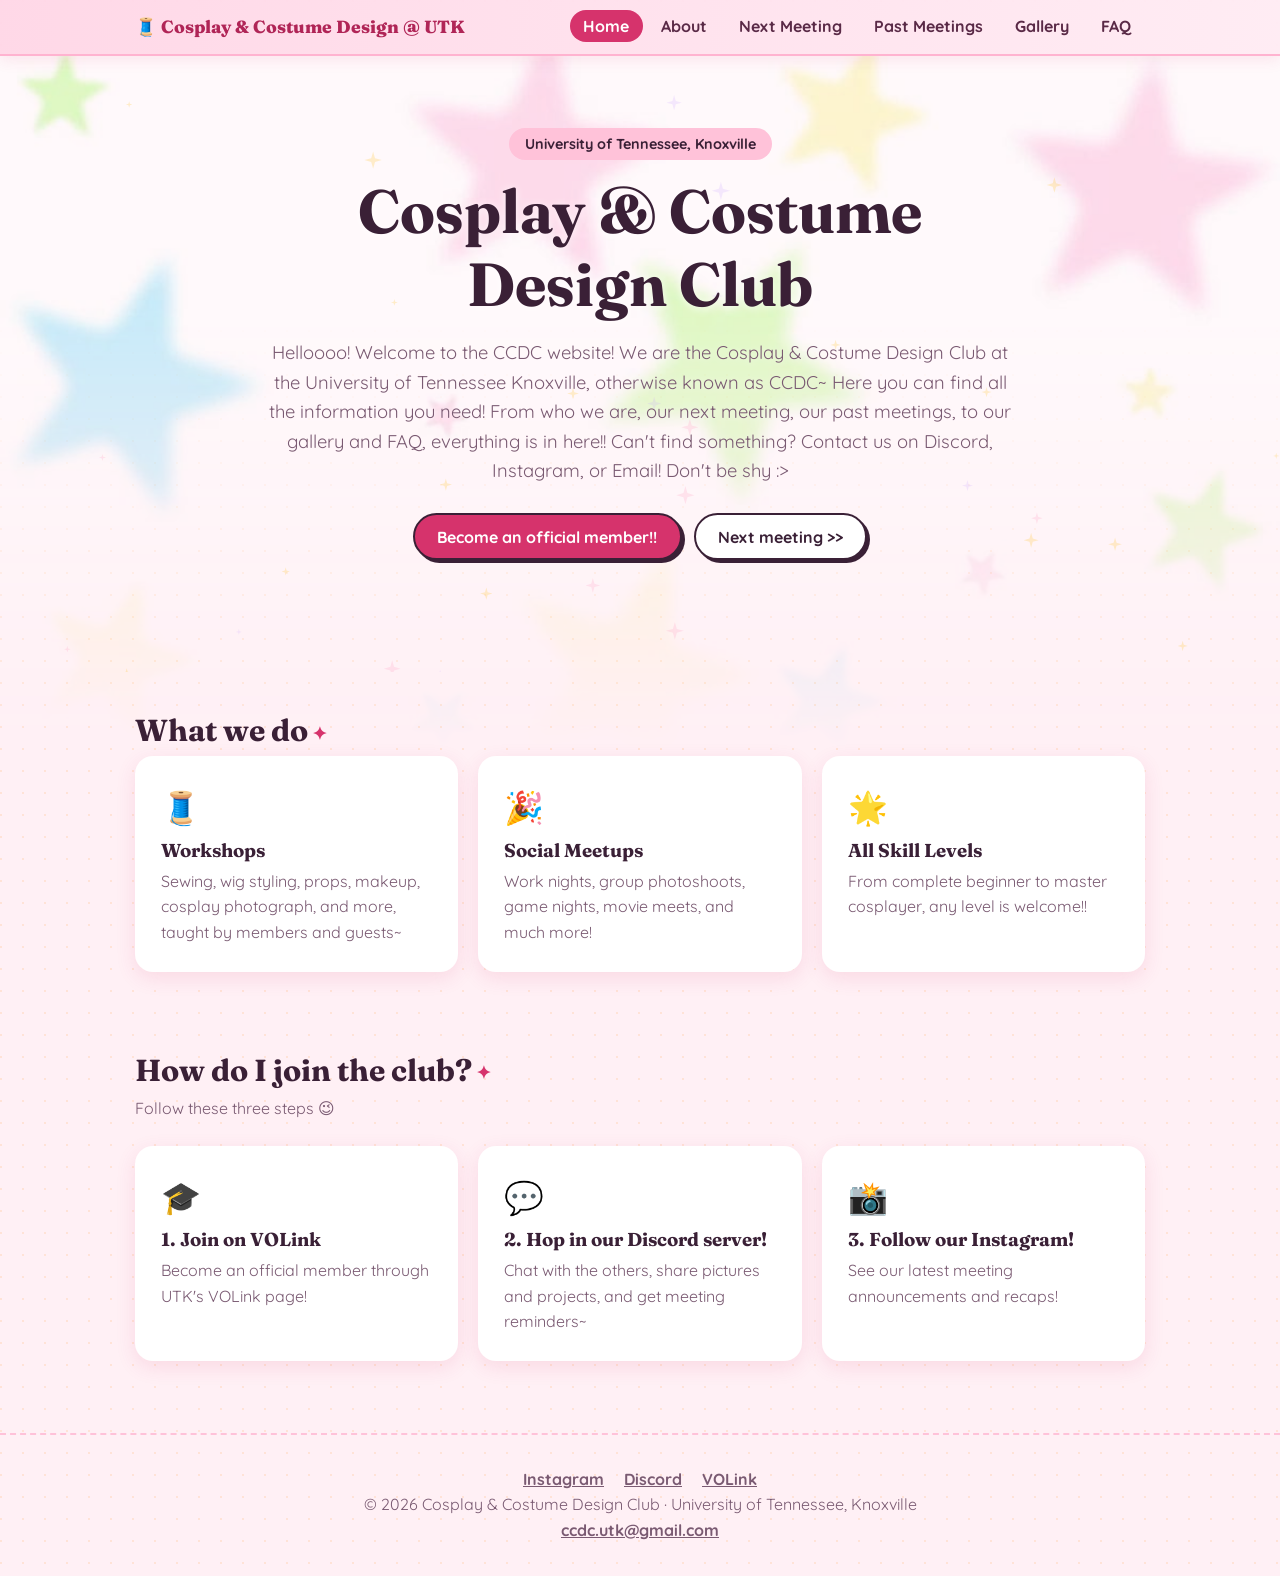
<file: index.html>
<!DOCTYPE html>
<html lang="en">
<head>
  <meta charset="UTF-8">
  <meta name="viewport" content="width=device-width, initial-scale=1">
  <title>Cosplay & Costume Design Club | UT Knoxville</title>
  <meta name="description" content="The Cosplay & Costume Design Club at the University of Tennessee, Knoxville.">
  <meta property="og:title" content="Cosplay & Costume Design Club | UT Knoxville">
  <meta property="og:description" content="Sew, craft, and cosplay with us at UT Knoxville.">
  <meta property="og:image" content="images/share.jpg">
  <link rel="preconnect" href="https://fonts.googleapis.com">
  <link rel="preconnect" href="https://fonts.gstatic.com" crossorigin>
  <link href="https://fonts.googleapis.com/css2?family=Fraunces:wght@600;800&family=Quicksand:wght@400;600;700&display=swap" rel="stylesheet">
  <link rel="stylesheet" href="style.css">
</head>
<body data-page="home">
  <div id="site-header"></div>
  <main>
    <section class="hero">
      <p class="eyebrow">University of Tennessee, Knoxville</p>
      <h1>Cosplay &amp; Costume Design Club</h1>
      <p class="lead"> Helloooo! Welcome to the CCDC website! We are the Cosplay & Costume Design Club at the University of Tennessee Knoxville, otherwise known as CCDC~
        Here you can find all the information you need! From who we are, our next meeting, our past meetings, to our gallery and FAQ, everything is in here!! 
        Can't find something? Contact us on Discord, Instagram, or Email! Don't be shy :>
      </p>
      <div class="btn-row">
        <a class="btn primary" data-link="volink" target="_blank" rel="noopener">Become an official member!!</a>
        <a class="btn" href="next-meeting.html">Next meeting >></a>
      </div>
    </section>

    <section class="wrap">
      <h2>What we do</h2>
      <div class="grid3">
        <article class="card"><span class="emoji">🧵</span><h3>Workshops</h3><p>Sewing, wig styling, props, makeup, cosplay photograph, and more, taught by members and guests~</p></article>
        <article class="card"><span class="emoji">🎉</span><h3>Social Meetups</h3><p>Work nights, group photoshoots, game nights, movie meets, and much more!</p></article>
        <article class="card"><span class="emoji">🌟</span><h3>All Skill Levels</h3><p>From complete beginner to master cosplayer, any level is welcome!!</p></article>
      </div>
    </section>

    <section class="wrap">
      <h2>How do I join the club?</h2>
      <p class="sub">Follow these three steps 😉 </p>
      <div class="grid3">
        <a class="card link-card" data-link="volink" target="_blank" rel="noopener"><span class="emoji">🎓</span><h3>1. Join on VOLink</h3><p>Become an official member through UTK's VOLink page!</p></a>
        <a class="card link-card" data-link="discord" target="_blank" rel="noopener"><span class="emoji">💬</span><h3>2. Hop in our Discord server!</h3><p>Chat with the others, share pictures and projects, and get meeting reminders~</p></a>
        <a class="card link-card" data-link="instagram" target="_blank" rel="noopener"><span class="emoji">📸</span><h3>3. Follow our Instagram!</h3><p>See our latest meeting announcements and recaps!</p></a>
      </div>
    </section>
  </main>
  <div id="site-footer"></div>
  <script src="script.js"></script>
</body>
</html>
</file>
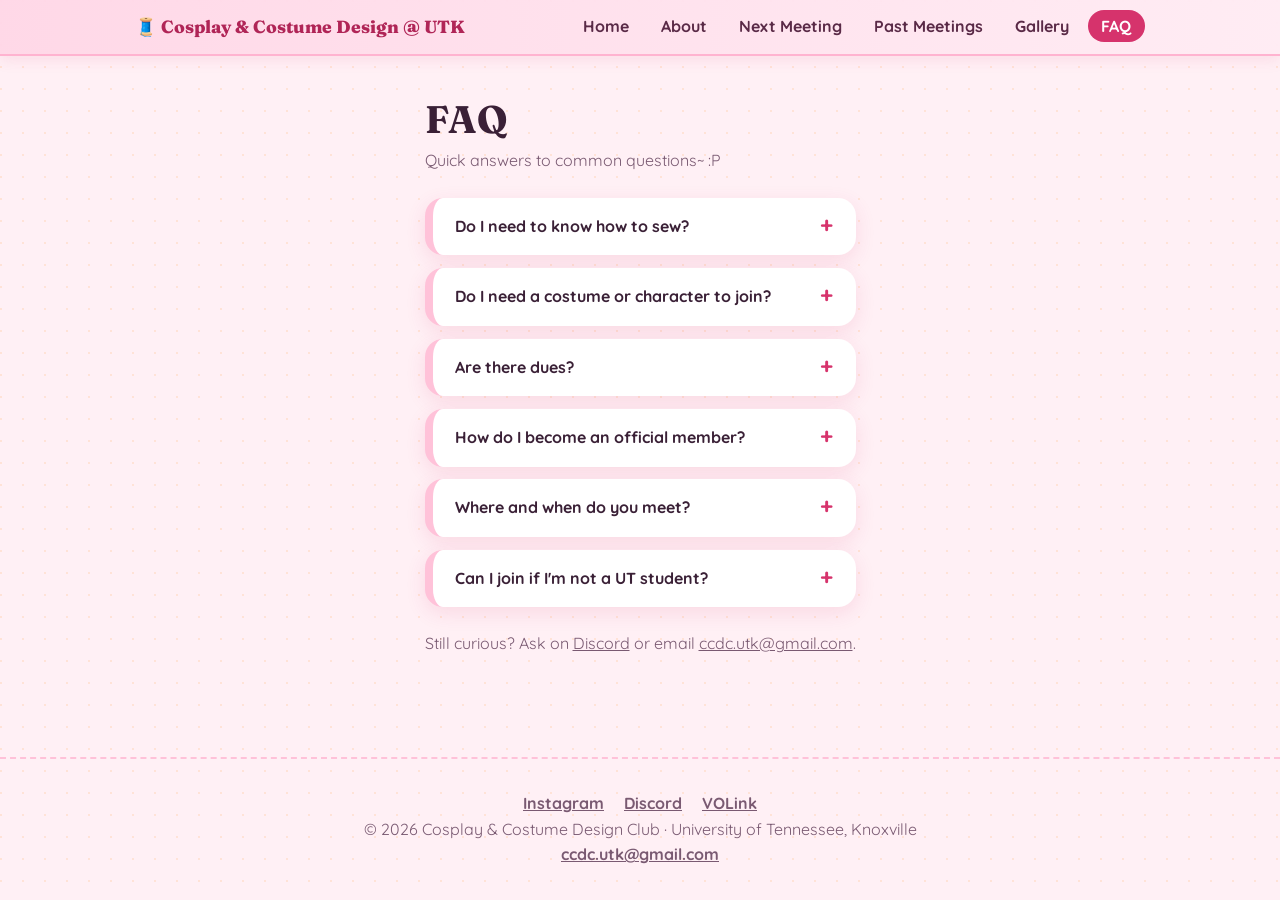
<file: faq.html>
<!DOCTYPE html>
<html lang="en">
<head>
  <meta charset="UTF-8">
  <meta name="viewport" content="width=device-width, initial-scale=1">
  <title>FAQ >> </title>
  <link rel="preconnect" href="https://fonts.googleapis.com">
  <link rel="preconnect" href="https://fonts.gstatic.com" crossorigin>
  <link href="https://fonts.googleapis.com/css2?family=Fraunces:wght@600;800&family=Quicksand:wght@400;600;700&display=swap" rel="stylesheet">
  <link rel="stylesheet" href="style.css">
</head>
<body data-page="faq">
  <div id="site-header"></div>
  <main class="wrap" style="max-width:760px">
    <h1 class="page-title">FAQ</h1>
    <p class="sub">Quick answers to common questions~ :P </p>
    <div id="faq-list"></div>
    <p id="faq-contact" class="sub" style="margin-top:1.5rem"></p>
  </main>
  <div id="site-footer"></div>
  <script src="script.js"></script>
</body>
</file>
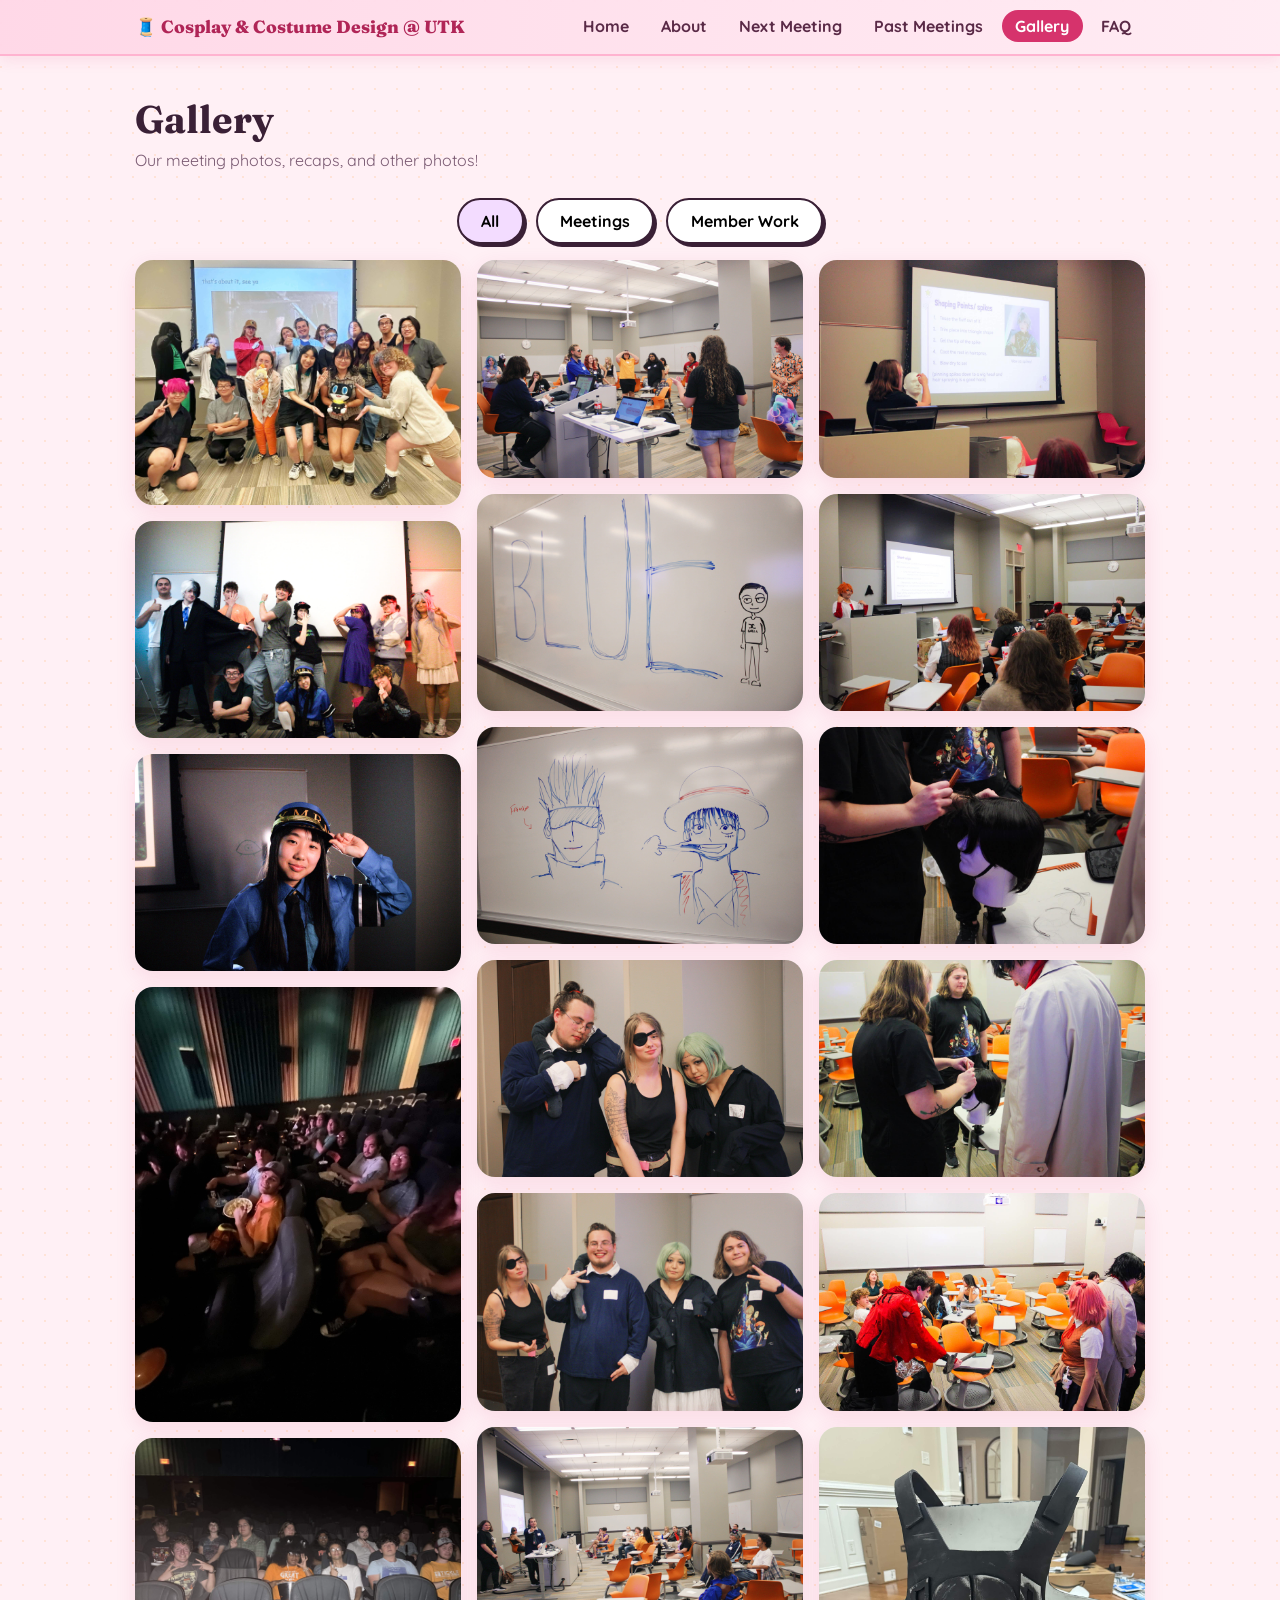
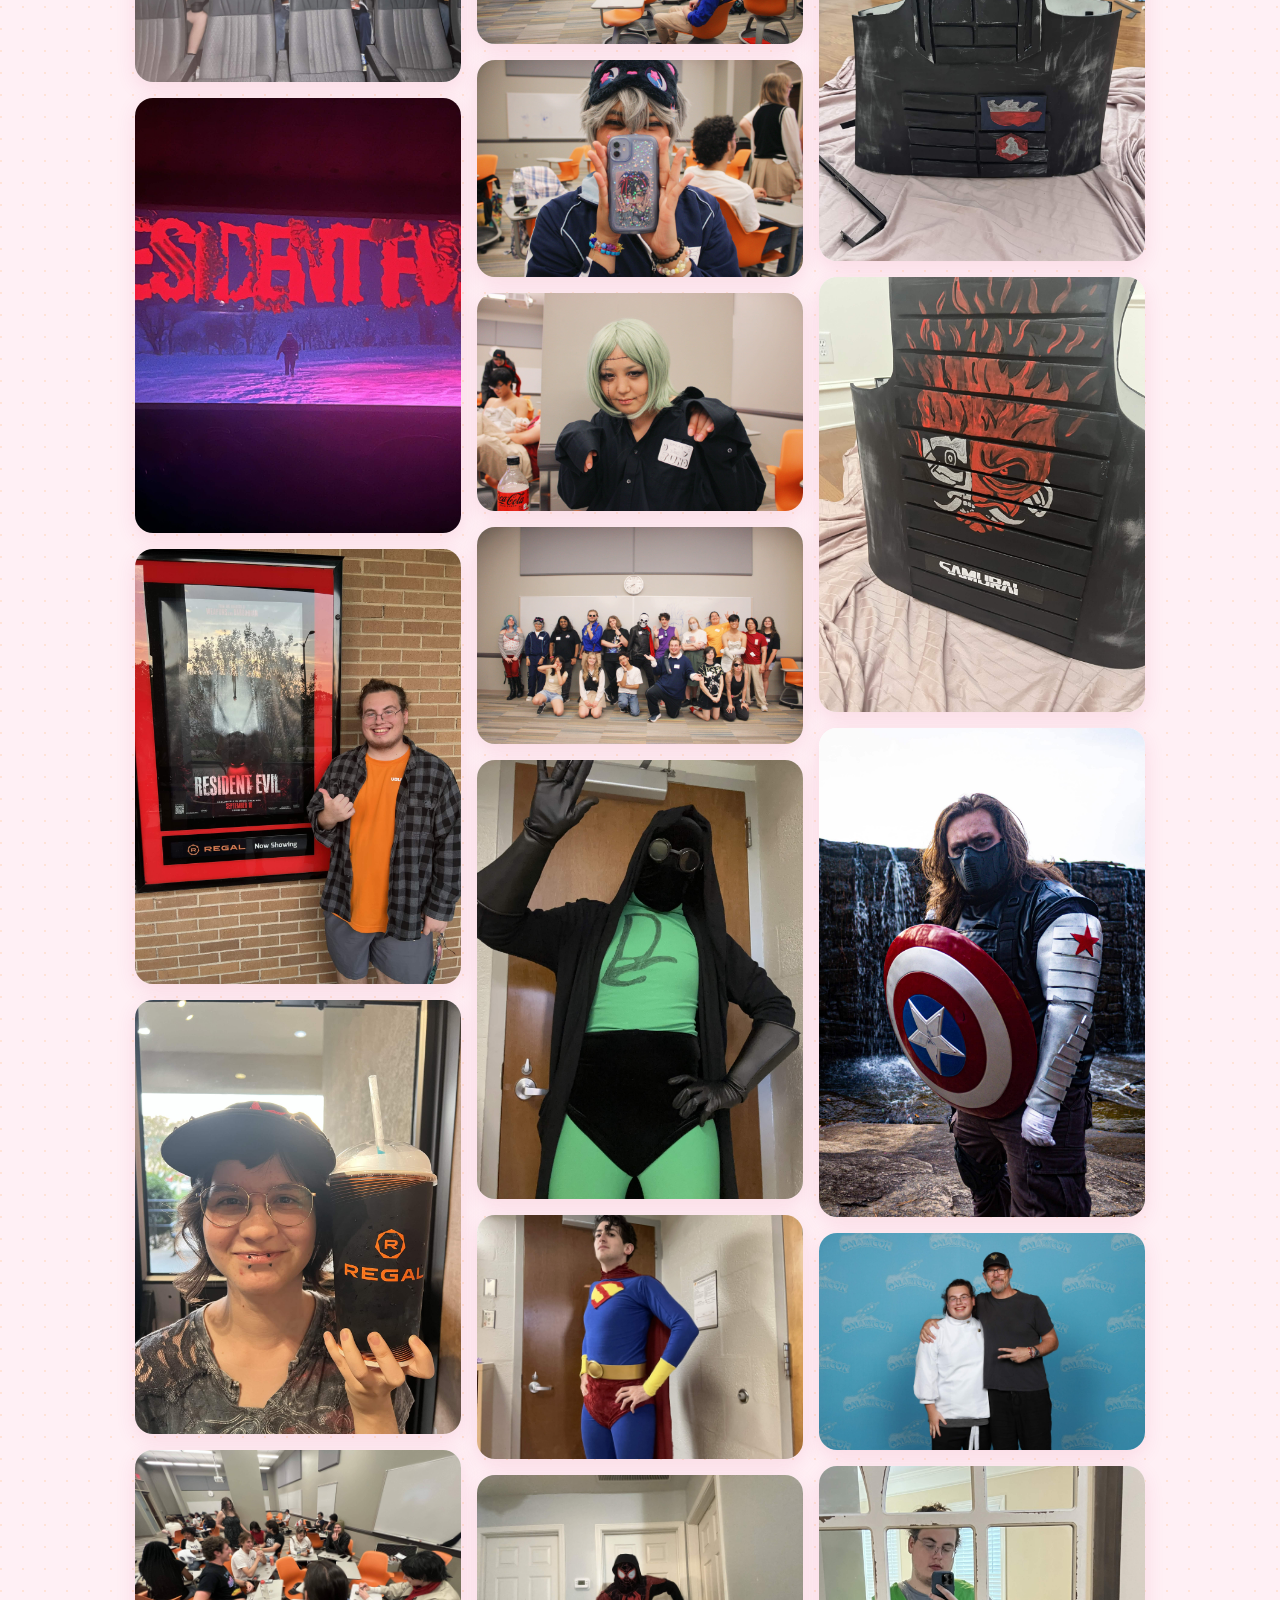
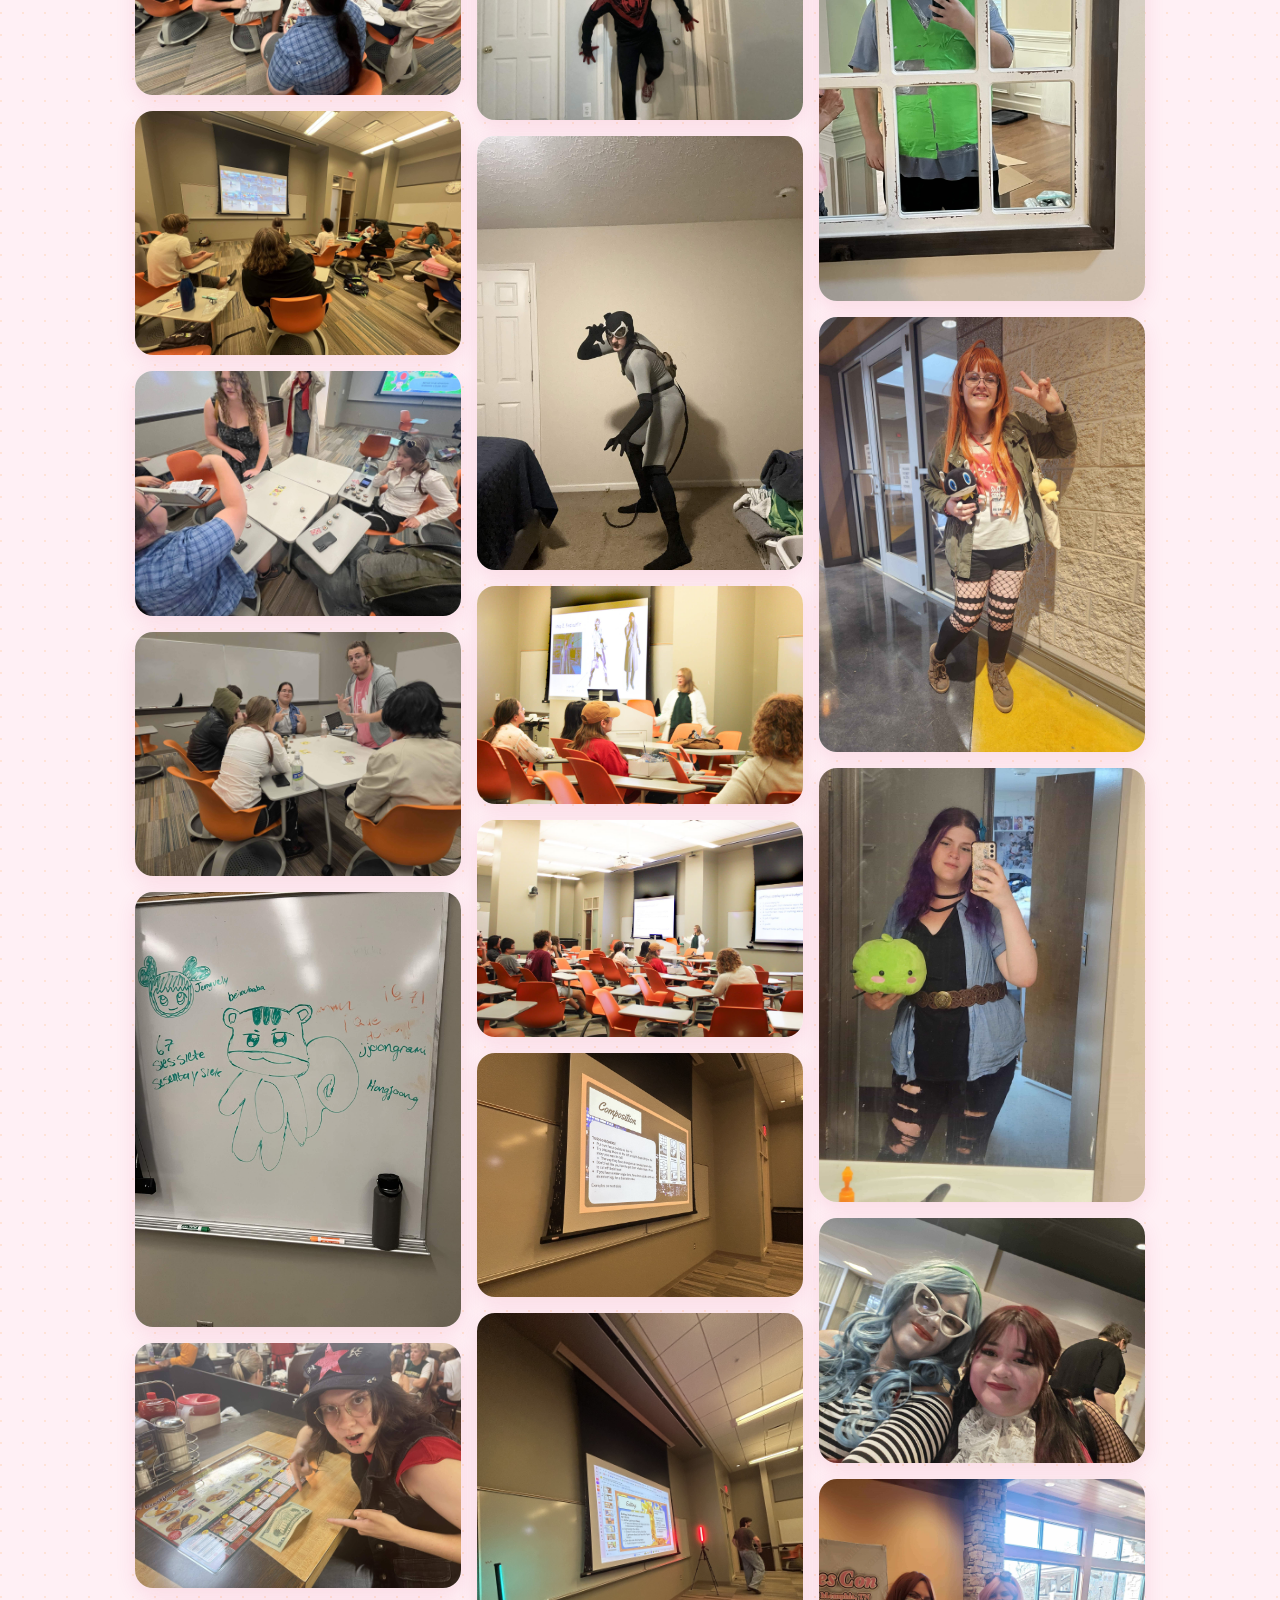
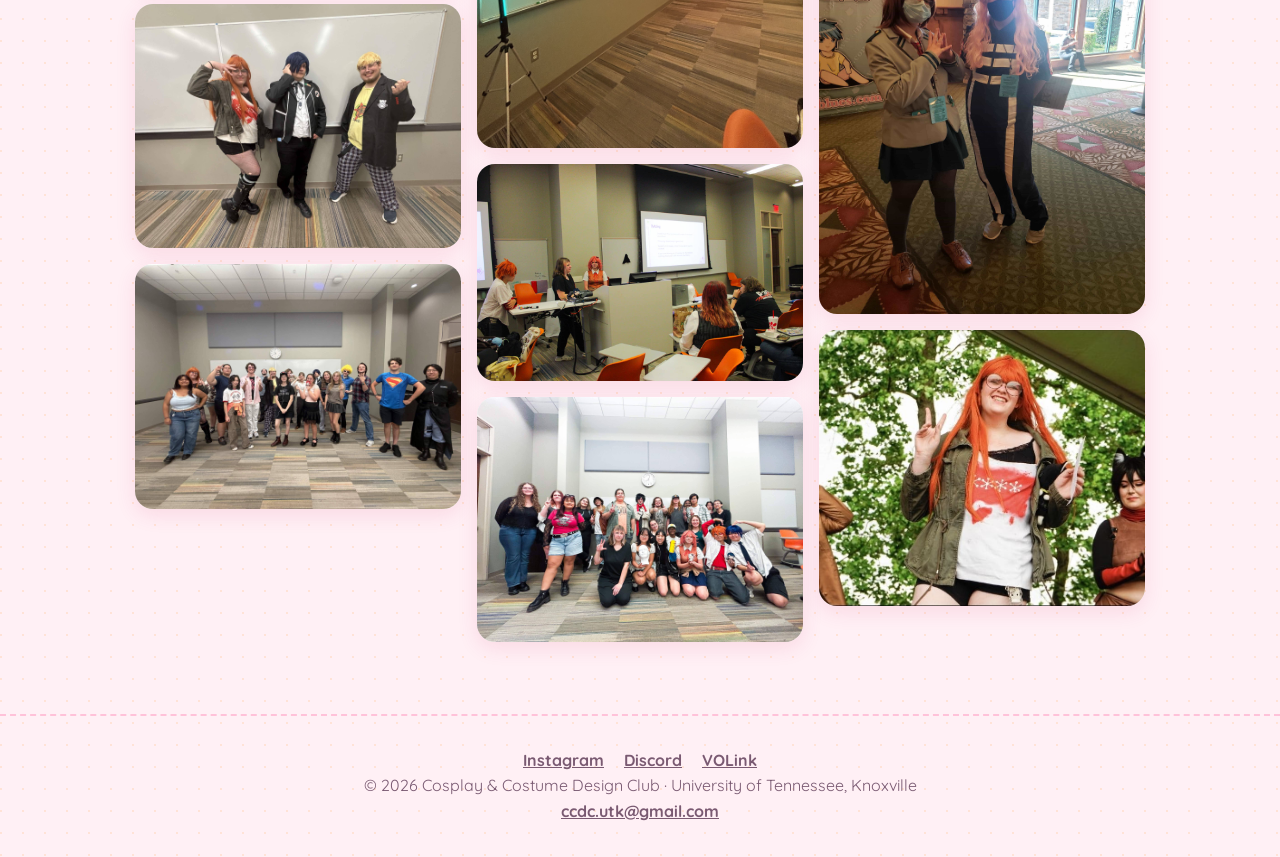
<file: gallery.html>
<!DOCTYPE html>
<html lang="en">
<head>
  <meta charset="UTF-8">
  <meta name="viewport" content="width=device-width, initial-scale=1">
  <title>Gallery >></title>
  <link rel="preconnect" href="https://fonts.googleapis.com">
  <link rel="preconnect" href="https://fonts.gstatic.com" crossorigin>
  <link href="https://fonts.googleapis.com/css2?family=Fraunces:wght@600;800&family=Quicksand:wght@400;600;700&display=swap" rel="stylesheet">
  <link rel="stylesheet" href="style.css">
</head>
<body data-page="gallery">
  <div id="site-header"></div>
  <main class="wrap">
    <h1 class="page-title">Gallery</h1>
    <p class="sub">Our meeting photos, recaps, and other photos!</p>
    <div id="filters" class="btn-row"></div>
    <div id="gallery" class="gallery"></div>
  </main>
  <div id="site-footer"></div>
  <script src="script.js"></script>
</body>
</html>
</file>
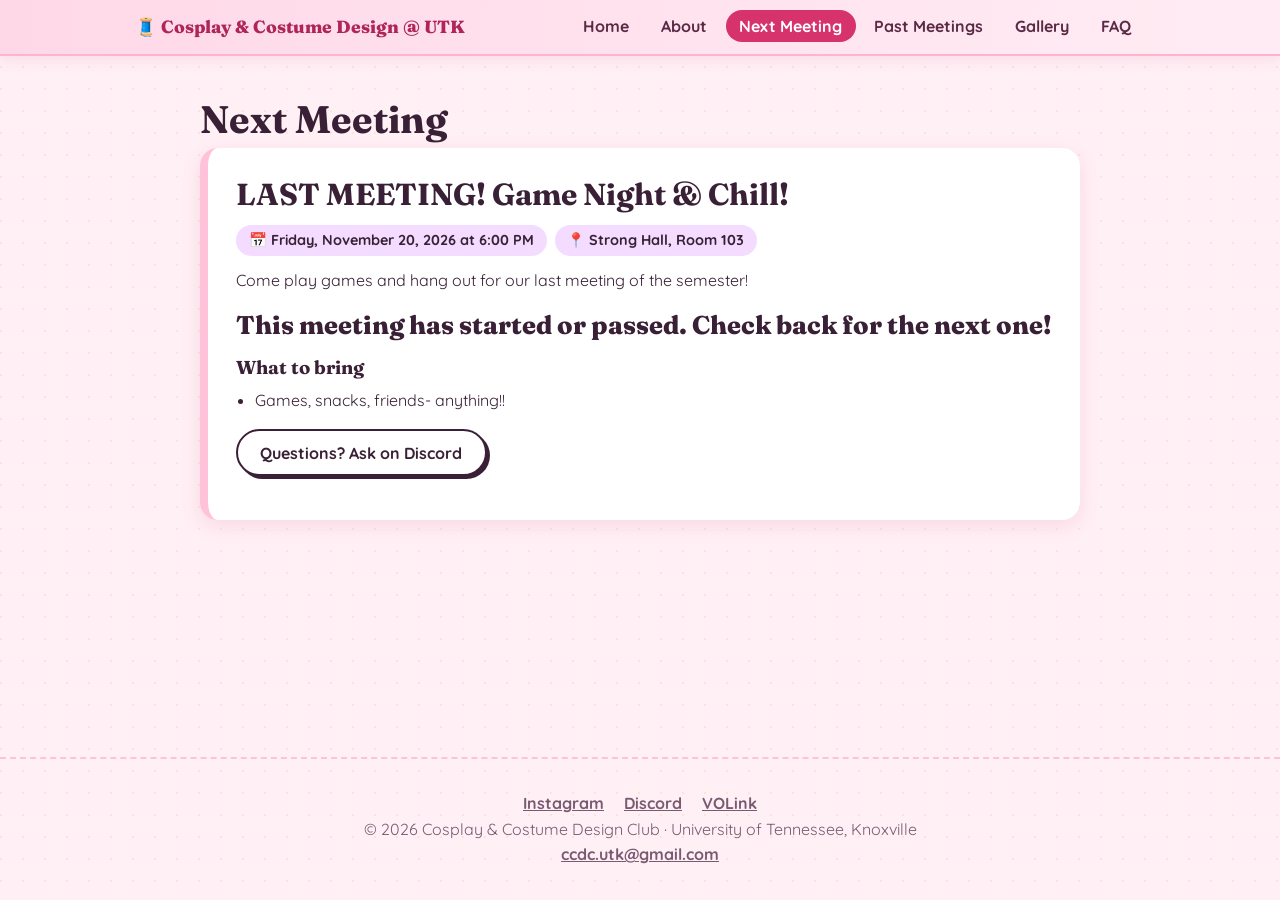
<file: next-meeting.html>
<!DOCTYPE html>
<html lang="en">
<head>
  <meta charset="UTF-8">
  <meta name="viewport" content="width=device-width, initial-scale=1">
  <title>Next Meeting >> </title>
  <link rel="preconnect" href="https://fonts.googleapis.com">
  <link rel="preconnect" href="https://fonts.gstatic.com" crossorigin>
  <link href="https://fonts.googleapis.com/css2?family=Fraunces:wght@600;800&family=Quicksand:wght@400;600;700&display=swap" rel="stylesheet">
  <link rel="stylesheet" href="style.css">
</head>
<body data-page="next">
  <div id="site-header"></div>
  <main class="wrap">
    <h1 class="page-title">Next Meeting</h1>
    <div id="next-meeting"></div>
  </main>
  <div id="site-footer"></div>
  <script src="script.js"></script>
</body>
</html>
</file>
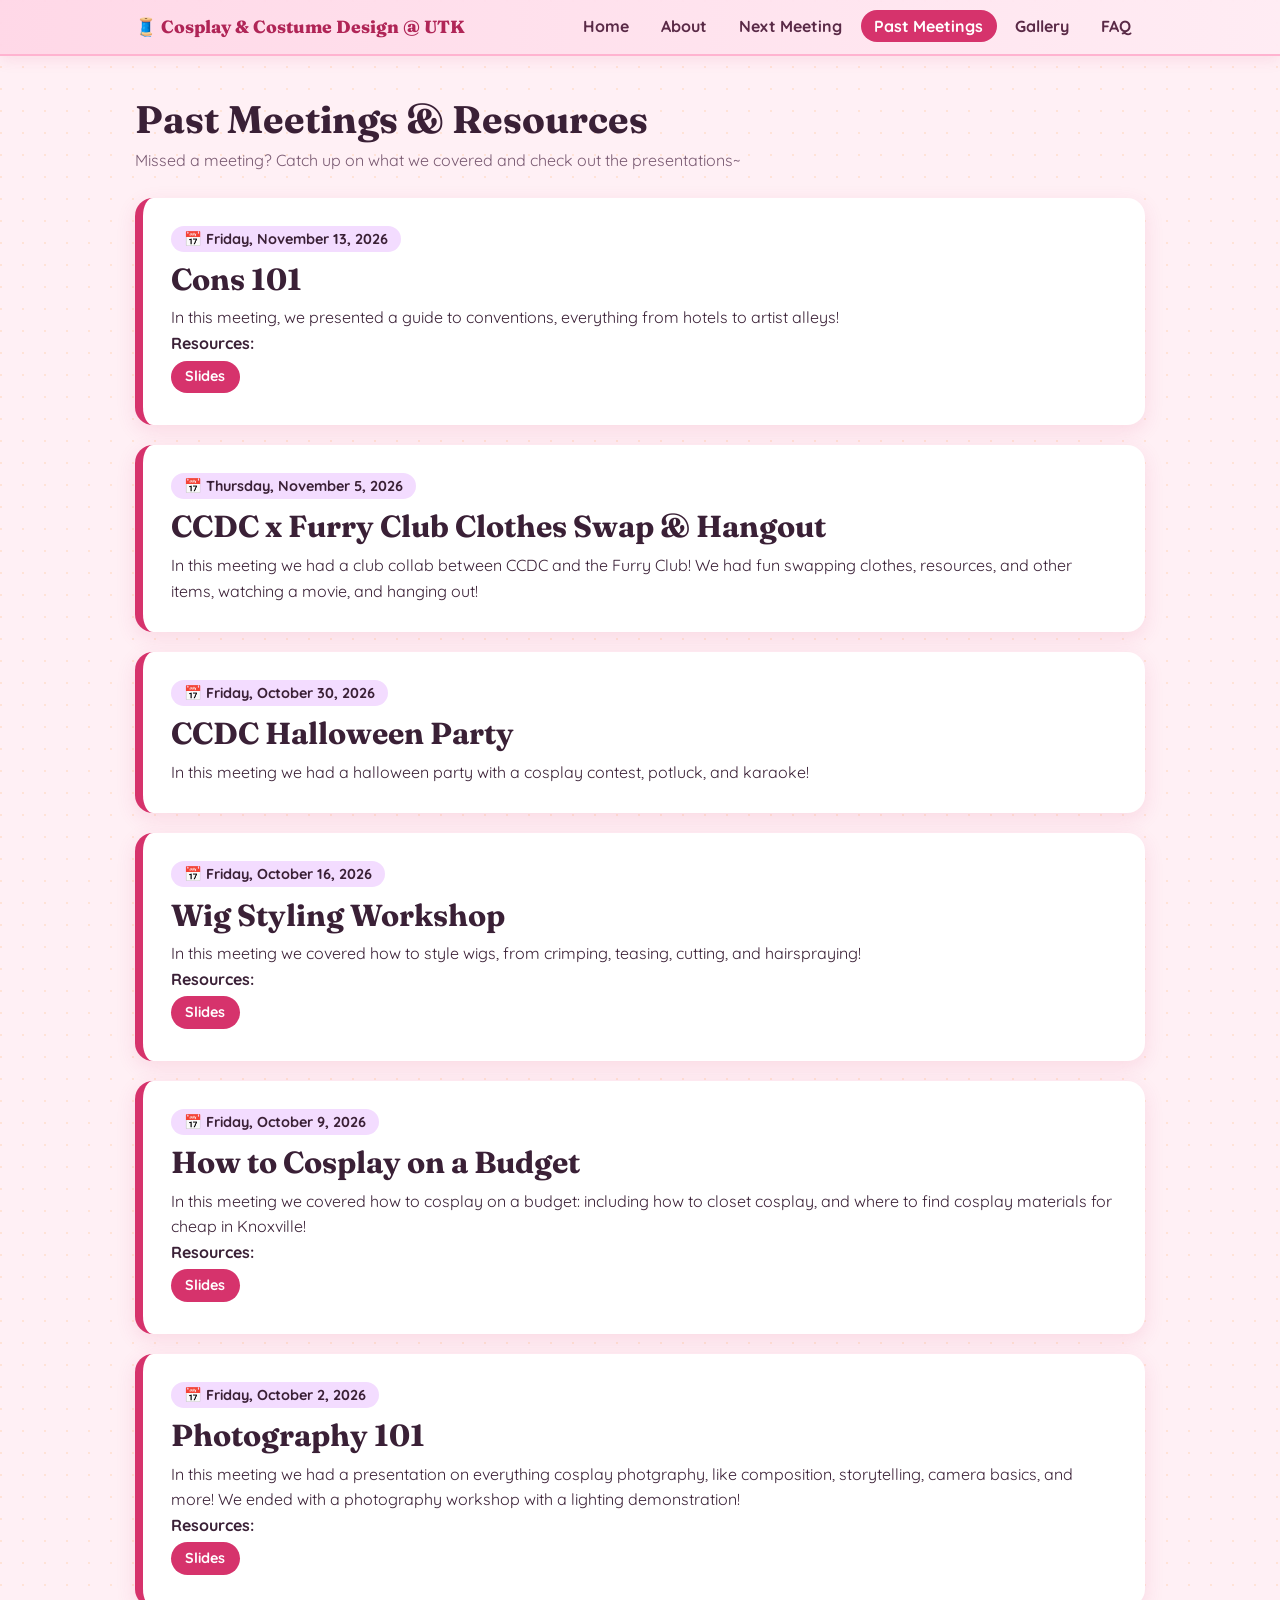
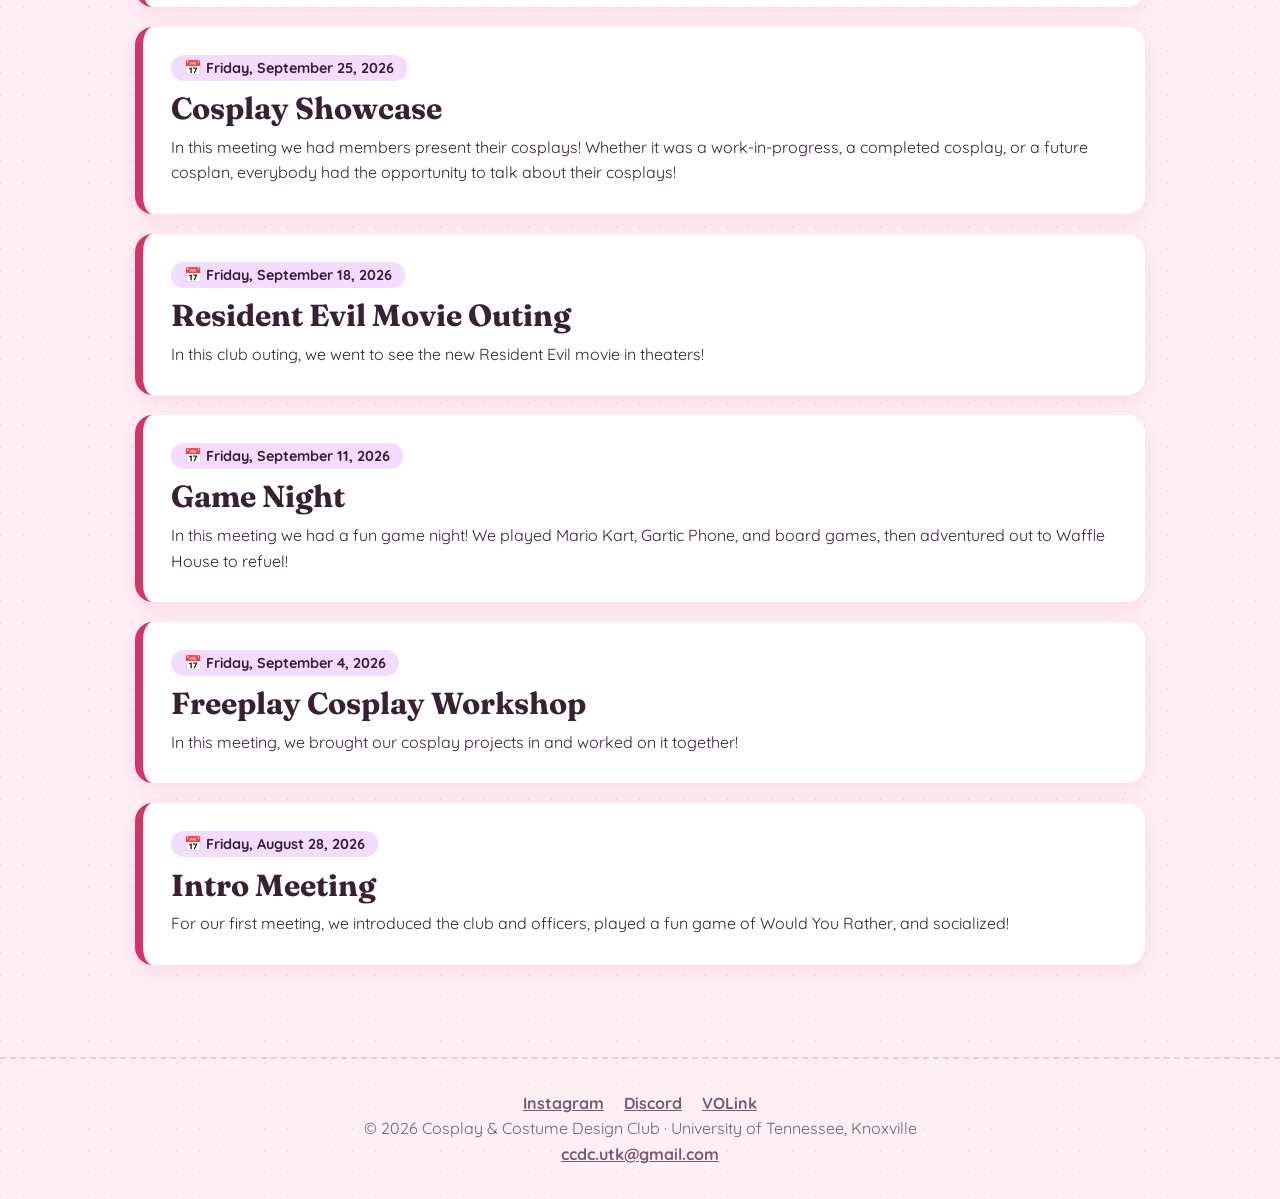
<file: past-meetings.html>
<!DOCTYPE html>
<html lang="en">
<head>
  <meta charset="UTF-8">
  <meta name="viewport" content="width=device-width, initial-scale=1">
  <title>Past Meetings >></title>
  <link rel="preconnect" href="https://fonts.googleapis.com">
  <link rel="preconnect" href="https://fonts.gstatic.com" crossorigin>
  <link href="https://fonts.googleapis.com/css2?family=Fraunces:wght@600;800&family=Quicksand:wght@400;600;700&display=swap" rel="stylesheet">
  <link rel="stylesheet" href="style.css">
</head>
<body data-page="past">
  <div id="site-header"></div>
  <main class="wrap">
    <h1 class="page-title">Past Meetings &amp; Resources</h1>
    <p class="sub">Missed a meeting? Catch up on what we covered and check out the presentations~ </p>
    <div id="past-list"></div>
  </main>
  <div id="site-footer"></div>
  <script src="script.js"></script>
</body>
</html>
</file>
<file: style.css>
:root{
  --bg:#fff0f5; --ink:#3a2036; --muted:#7a5a72; --card:#ffffff;
  --orange:#d6336c; --orange-d:#b02557; --pink:#ffc2d9; --lav:#f3dcff;
  --radius:18px; --shadow:0 6px 20px rgba(214,51,108,.12);
}
*{box-sizing:border-box;margin:0}
html{scroll-behavior:smooth}
body{
  font-family:'Quicksand',system-ui,sans-serif; color:var(--ink); line-height:1.6;
  background:var(--bg) radial-gradient(circle at 1px 1px, rgba(255,130,0,.12) 1px, transparent 0) 0 0/22px 22px;
  min-height:100vh; display:flex; flex-direction:column;
}
main{flex:1}
h1,h2,h3{font-family:'Fraunces',Georgia,serif;line-height:1.2}
a{color:inherit}
.wrap{max-width:1050px;margin:0 auto;padding:2.5rem 1.25rem}
h2{font-size:1.9rem;margin-bottom:.5rem}
.page-title{font-size:2.4rem;margin-bottom:.4rem}
.sub{color:var(--muted);margin-bottom:1.5rem}

/* header */
header{background:rgba(255,248,241,.92);backdrop-filter:blur(8px);position:sticky;top:0;z-index:10;border-bottom:2px dashed var(--pink)}
.nav{max-width:1050px;margin:auto;padding:.8rem 1.25rem;display:flex;align-items:center;justify-content:space-between;gap:1rem;flex-wrap:wrap}
.logo{font-family:'Fraunces',serif;font-weight:800;text-decoration:none;font-size:1.1rem}
.nav ul{list-style:none;display:flex;gap:.3rem;padding:0;flex-wrap:wrap}
.nav li a{text-decoration:none;font-weight:700;padding:.4rem .85rem;border-radius:999px;transition:.2s}
.nav li a:hover{background:var(--lav)}
.nav li a.active{background:var(--orange);color:#fff}

/* hero */
.hero{text-align:center;padding:4.5rem 1.25rem 3rem;max-width:800px;margin:auto}
.eyebrow{display:inline-block;background:var(--pink);padding:.3rem 1rem;border-radius:999px;font-weight:700;font-size:.9rem;margin-bottom:1rem}
.hero h1{font-size:clamp(2.2rem,6vw,3.8rem);margin-bottom:1rem}
.lead{font-size:1.15rem;color:var(--muted);margin-bottom:1.75rem}

/* buttons */
.btn-row{display:flex;gap:.75rem;flex-wrap:wrap;justify-content:center;margin-bottom:1rem}
.btn{display:inline-block;padding:.7rem 1.4rem;border-radius:999px;border:2px solid var(--ink);background:#fff;font:700 1rem 'Quicksand',sans-serif;text-decoration:none;cursor:pointer;transition:.2s;box-shadow:3px 3px 0 var(--ink)}
.btn:hover{transform:translate(-2px,-2px);box-shadow:5px 5px 0 var(--ink)}
.btn.primary{background:var(--orange);color:#fff}
.btn.on{background:var(--lav)}

/* cards */
.grid3{display:grid;grid-template-columns:repeat(auto-fit,minmax(240px,1fr));gap:1.25rem}
.card{background:var(--card);border-radius:var(--radius);padding:1.5rem;box-shadow:var(--shadow);border:2px solid transparent;transition:.2s}
.card h3{margin:.4rem 0}
.card p{color:var(--muted)}
.emoji{font-size:2rem}
.link-card{text-decoration:none;display:block}
.link-card:hover{border-color:var(--orange);transform:translateY(-4px)}

/* meetings */
.meeting{background:var(--card);border-radius:var(--radius);padding:1.75rem;box-shadow:var(--shadow);border-left:8px solid var(--orange);margin-bottom:1.25rem}
.meeting.big{border-left-color:var(--pink)}
.meta{display:flex;gap:.5rem;flex-wrap:wrap;margin:.75rem 0}
.chip{background:var(--lav);padding:.25rem .8rem;border-radius:999px;font-weight:700;font-size:.9rem}
.meeting ul{padding-left:1.2rem;margin:.5rem 0}
.countdown{display:flex;gap:.75rem;margin:1rem 0;flex-wrap:wrap}
.countdown div{background:var(--pink);border-radius:14px;padding:.6rem 1rem;text-align:center;min-width:70px}
.countdown b{display:block;font:800 1.6rem 'Fraunces',serif}
.resources a{display:inline-block;margin:.25rem .4rem .25rem 0;padding:.3rem .9rem;border-radius:999px;background:var(--orange);color:#fff;font-weight:700;text-decoration:none;font-size:.9rem}
.resources a:hover{background:var(--orange-d)}

/* gallery */
.gallery{columns:3 220px;column-gap:1rem}
.gallery figure{break-inside:avoid;margin-bottom:1rem;border-radius:var(--radius);overflow:hidden;box-shadow:var(--shadow);cursor:zoom-in;background:#fff}
.gallery img{width:100%;display:block;transition:.3s}
.gallery figure:hover img{transform:scale(1.04)}
.lightbox{position:fixed;inset:0;background:rgba(45,33,66,.92);display:none;align-items:center;justify-content:center;z-index:50;padding:1rem;cursor:zoom-out}
.lightbox.open{display:flex}
.lightbox img{max-width:100%;max-height:90vh;border-radius:12px}

/* footer */
footer{text-align:center;padding:2rem 1rem;border-top:2px dashed var(--pink);color:var(--muted);margin-top:2rem}
footer a{font-weight:700;margin:0 .5rem}

:focus-visible{outline:3px solid var(--orange);outline-offset:3px}

/* polish */
.skip{position:absolute;left:-999px;top:0;background:var(--ink);color:#fff;padding:.6rem 1rem;z-index:100;border-radius:0 0 10px 0}
.skip:focus{left:0}
.reveal{opacity:0;transform:translateY(14px);transition:opacity .5s ease,transform .5s ease}
.reveal.in{opacity:1;transform:none}
::selection{background:var(--pink)}
@media (max-width:640px){.nav{justify-content:center}.nav ul{justify-content:center}.nav li a{padding:.3rem .6rem;font-size:.9rem}}

/* about / officers */
.officer{text-align:center}
.avatar,.officer img{width:110px;height:110px;border-radius:50%;margin:0 auto .5rem;object-fit:cover;border:4px solid var(--pink)}
.avatar{display:grid;place-items:center;font-size:3rem;background:var(--lav)}
.officer p{margin-top:.6rem}

/* faq */
.faq{background:var(--card);border-radius:var(--radius);box-shadow:var(--shadow);padding:1rem 1.4rem;margin-bottom:.8rem;border-left:8px solid var(--pink)}
.faq summary{font-weight:700;cursor:pointer;list-style:none;display:flex;justify-content:space-between;gap:1rem}
.faq summary::after{content:"+";color:var(--orange);font-size:1.4rem;line-height:1}
.faq[open] summary::after{content:"–"}
.faq[open]{border-left-color:var(--orange)}
.faq p{margin-top:.7rem;color:var(--muted)}

/* calendar */
.cal-bar{display:flex;align-items:center;gap:.75rem;flex-wrap:wrap;margin-bottom:.75rem}
.cal-bar h2{flex:1;min-width:150px;margin:0;text-align:center}
.legend{display:flex;gap:.5rem;margin-bottom:1rem;flex-wrap:wrap}
.cal{display:grid;grid-template-columns:repeat(7,1fr);gap:4px}
.dow{text-align:center;font-weight:700;color:var(--muted);font-size:.85rem;padding:.3rem 0}
.day{background:var(--card);border-radius:10px;min-height:84px;padding:.3rem;font-size:.8rem;box-shadow:var(--shadow);overflow:hidden}
.day.empty{background:transparent;box-shadow:none}
.day.today{outline:3px solid var(--orange)}
.day>span{font-weight:700}
.ev{display:block;font-style:normal;font-size:.7rem;font-weight:700;padding:.1rem .4rem;margin-top:.2rem;border-radius:6px;white-space:nowrap;overflow:hidden;text-overflow:ellipsis}
.legend .ev{display:inline-block;font-size:.8rem;padding:.2rem .7rem;border-radius:999px}
.ev.meeting{background:var(--orange);color:#fff}
.ev.social{background:var(--pink)}
.ev.convention{background:var(--lav)}
@media (max-width:640px){.day{min-height:56px;font-size:.7rem}.ev{font-size:0;padding:.15rem;height:.5rem;margin-top:.15rem}}
@media (prefers-reduced-motion:reduce){*{transition:none!important;scroll-behavior:auto!important}}
/* faded hero background photo */
body{overflow-x:hidden}
.hero{position:relative;padding-bottom:6rem}
.hero::before{
  content:"";
  position:absolute;
  top:0; bottom:-80px; left:50%;
  width:100vw;
  transform:translateX(-50%);
  z-index:-1;
  background:
    linear-gradient(rgba(255,240,245,.40), rgba(255,240,245,.40)),
    url("images/hero.jpg") center/cover no-repeat;
  -webkit-mask-image:linear-gradient(to bottom, #000 35%, transparent 100%);
  mask-image:linear-gradient(to bottom, #000 35%, transparent 100%);
}
.hero h1,.hero .lead{text-shadow:0 1px 8px rgba(255,255,255,.8)}
/* pink header bar */
header{
  background:linear-gradient(90deg, rgba(255,214,230,.95), rgba(255,235,243,.95));
  border-bottom:2px solid #ffb3d0;
  box-shadow:0 4px 14px rgba(214,51,108,.10);
}
.logo{color:#b02557}
.nav li a{color:#5a2a47}
.nav li a:hover{background:#ffc2d9}
.nav li a.active{background:#d6336c;color:#fff}
/* ---------- star effects ---------- */
.stars{
  position:absolute; top:0; bottom:0; left:50%;
  width:100vw; transform:translateX(-50%);
  pointer-events:none; overflow:hidden; z-index:0;
}
.hero>*:not(.stars){position:relative; z-index:1}

.star{
  position:absolute;
  background:#ffb703;
  clip-path:polygon(50% 0,61% 39%,100% 50%,61% 61%,50% 100%,39% 61%,0 50%,39% 39%);
  opacity:.2;
  animation:twinkle 3s ease-in-out infinite;
}
.star:nth-child(3n){background:#ff8fb8}
.star:nth-child(4n){background:#c9a0ff}
@keyframes twinkle{
  0%,100%{opacity:.15; transform:scale(.6) rotate(0deg)}
  50%{opacity:.95; transform:scale(1.1) rotate(45deg)}
}

.shoot{
  position:absolute; top:12%; left:-10%;
  width:130px; height:3px; border-radius:3px;
  background:linear-gradient(90deg,transparent,#ff4f8b);
  box-shadow:0 0 10px #ff8fb8;
  opacity:0; transform:rotate(25deg);
  animation:shoot 9s linear infinite;
}
@keyframes shoot{
  0%{opacity:0; transform:translate(0,0) rotate(25deg)}
  3%{opacity:1}
  12%{opacity:0; transform:translate(70vw,32vw) rotate(25deg)}
  100%{opacity:0}
}

.spark{
  position:fixed; pointer-events:none; z-index:999;
  font-size:14px; color:#ff6fa5;
  animation:spark .8s ease-out forwards;
}
@keyframes spark{to{opacity:0; transform:translate(var(--dx),var(--dy)) scale(.3) rotate(90deg)}}

/* optional: little star after section headings */
.wrap>h2::after{content:" ✦"; color:var(--orange); font-size:.6em; vertical-align:middle}
</file>
